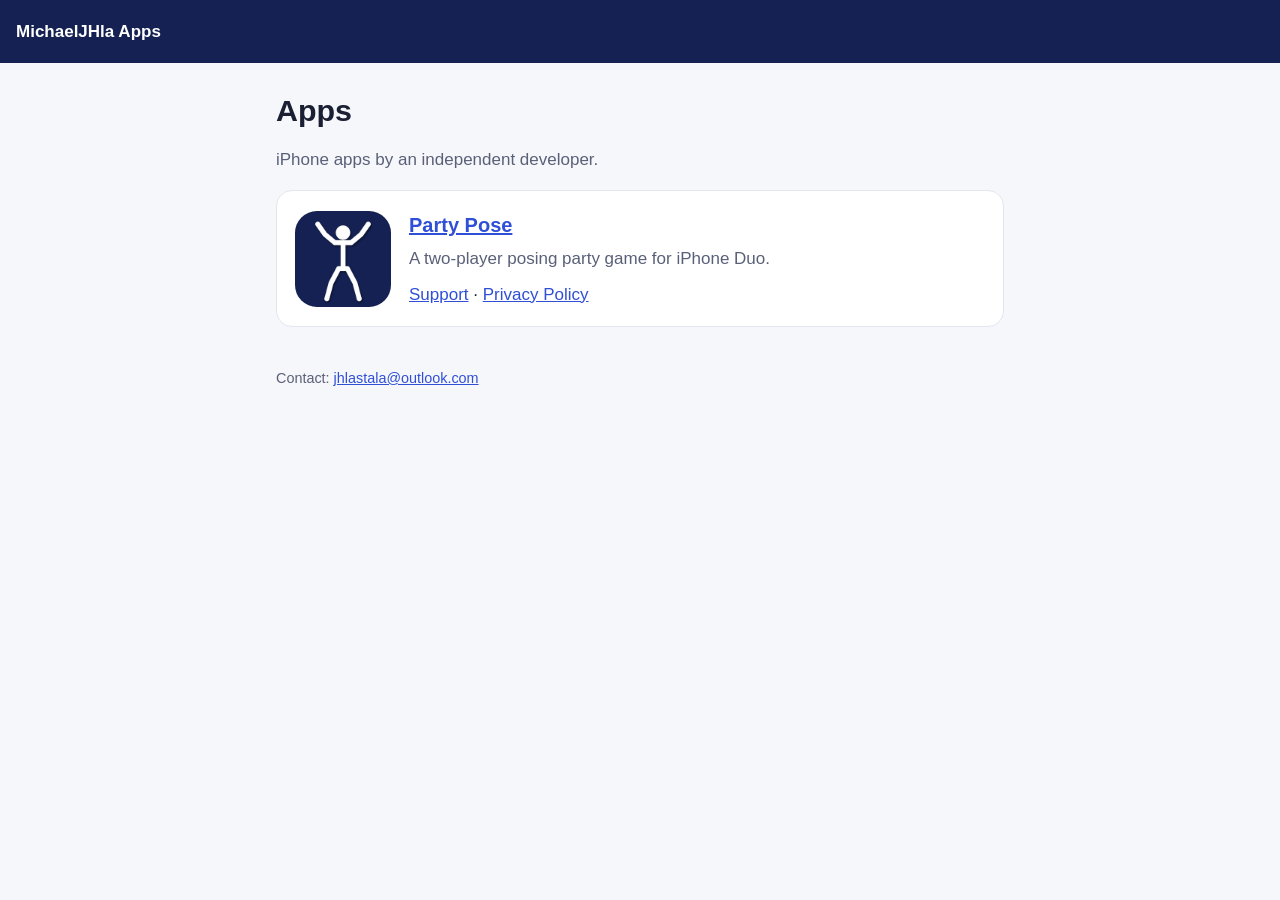
<file: index.html>
<!doctype html>
<html lang="en">
<head>
  <meta charset="utf-8">
  <meta name="viewport" content="width=device-width, initial-scale=1">
  <title>MichaelJHla Apps</title>
  <meta name="description" content="iPhone apps by an independent developer.">
  <link rel="icon" href="/favicon.png">
  <link rel="apple-touch-icon" href="/apple-touch-icon.png">
  <link rel="stylesheet" href="/assets/style.css">
</head>
<body>
  <header class="site"><a href="/">MichaelJHla Apps</a></header>
  <main>
    <h1>Apps</h1>
    <p class="muted">iPhone apps by an independent developer.</p>

    <div class="card">
      <div class="app-hero" style="margin:0">
        <img src="/party-pose/icon.png" alt="Party Pose app icon">
        <div>
          <h2 style="margin:0"><a href="/party-pose/">Party Pose</a></h2>
          <p class="muted" style="margin:4px 0 8px">A two-player posing party game for iPhone Duo.</p>
          <a href="/party-pose/support/">Support</a> · <a href="/party-pose/privacy/">Privacy Policy</a>
        </div>
      </div>
    </div>

    <footer>Contact: <a href="mailto:jhlastala@outlook.com">jhlastala@outlook.com</a></footer>
  </main>
</body>
</html>
</file>
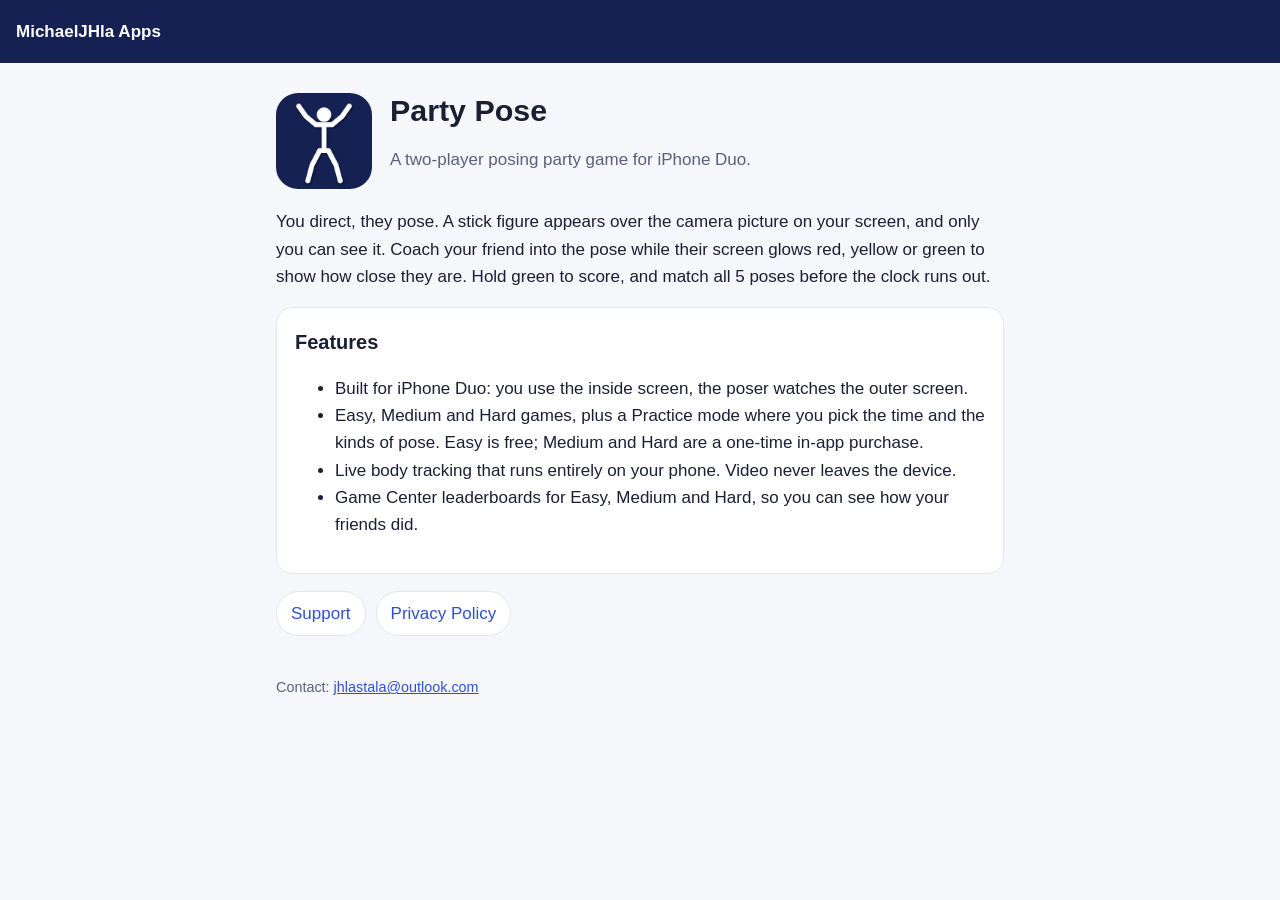
<file: party-pose/index.html>
<!doctype html>
<html lang="en">
<head>
  <meta charset="utf-8">
  <meta name="viewport" content="width=device-width, initial-scale=1">
  <title>Party Pose</title>
  <meta name="description" content="Party Pose: a two-player posing party game for iPhone Duo.">
  <link rel="icon" href="/favicon.png">
  <link rel="apple-touch-icon" href="/apple-touch-icon.png">
  <link rel="stylesheet" href="/assets/style.css">
</head>
<body>
  <header class="site"><a href="/">MichaelJHla Apps</a></header>
  <main>
    <div class="app-hero">
      <img src="/party-pose/icon.png" alt="Party Pose app icon">
      <div>
        <h1>Party Pose</h1>
        <p class="muted">A two-player posing party game for iPhone Duo.</p>
      </div>
    </div>

    <p>You direct, they pose. A stick figure appears over the camera picture on your screen, and only you can
    see it. Coach your friend into the pose while their screen glows red, yellow or green to show how close they
    are. Hold green to score, and match all 5 poses before the clock runs out.</p>

    <div class="card">
      <h2 style="margin-top:0">Features</h2>
      <ul>
        <li>Built for iPhone Duo: you use the inside screen, the poser watches the outer screen.</li>
        <li>Easy, Medium and Hard games, plus a Practice mode where you pick the time and the kinds of pose.
        Easy is free; Medium and Hard are a one-time in-app purchase.</li>
        <li>Live body tracking that runs entirely on your phone. Video never leaves the device.</li>
        <li>Game Center leaderboards for Easy, Medium and Hard, so you can see how your friends did.</li>
      </ul>
    </div>

    <ul class="links">
      <li><a href="/party-pose/support/">Support</a></li>
      <li><a href="/party-pose/privacy/">Privacy Policy</a></li>
    </ul>

    <footer>Contact: <a href="mailto:jhlastala@outlook.com">jhlastala@outlook.com</a></footer>
  </main>
</body>
</html>
</file>
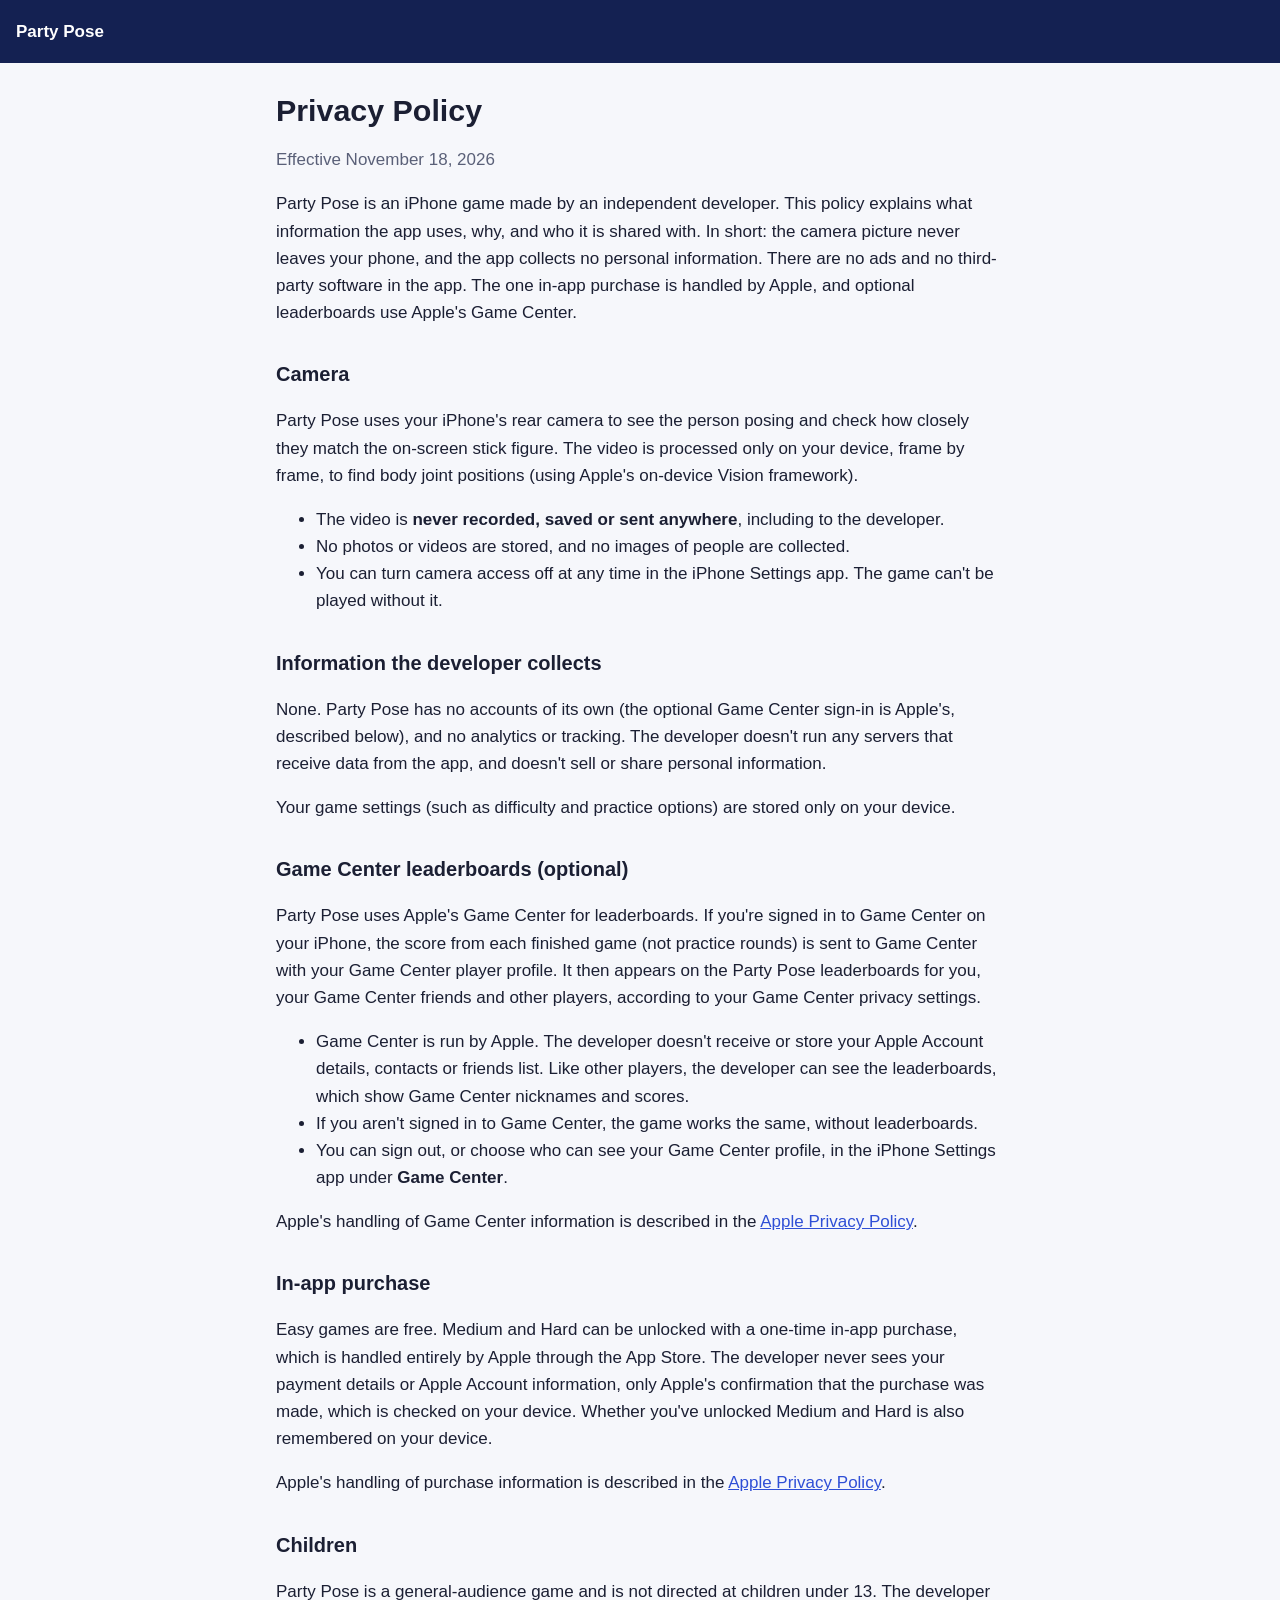
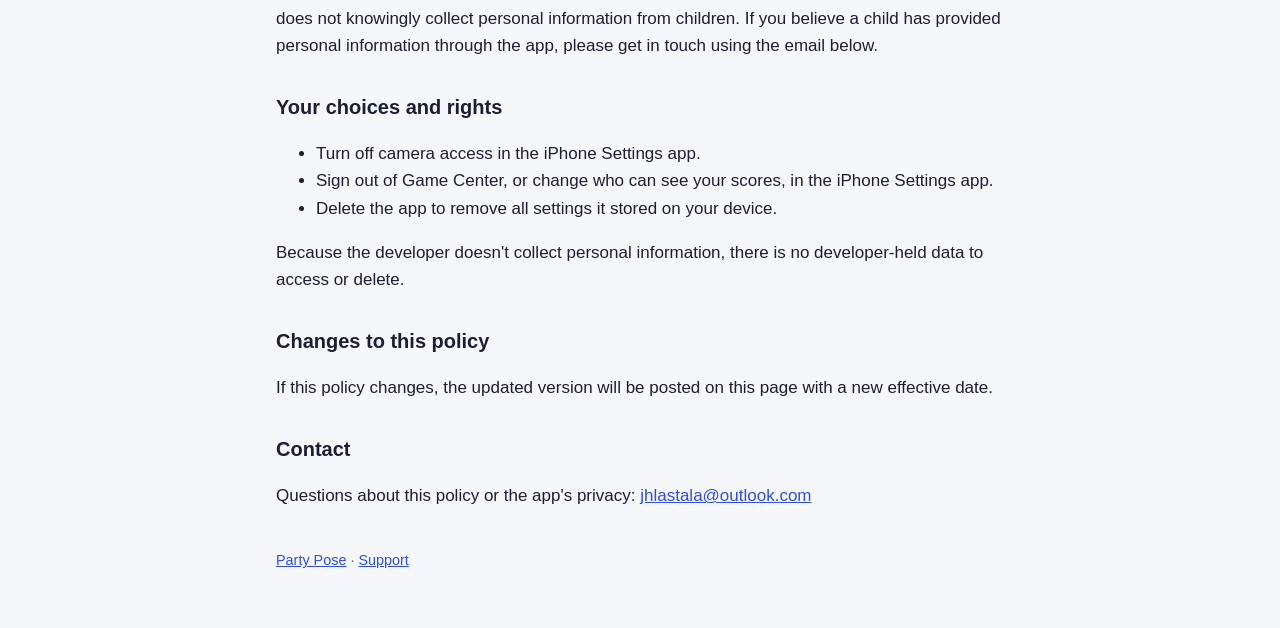
<file: party-pose/privacy/index.html>
<!doctype html>
<html lang="en">
<head>
  <meta charset="utf-8">
  <meta name="viewport" content="width=device-width, initial-scale=1">
  <title>Party Pose Privacy Policy</title>
  <meta name="description" content="Privacy policy for the Party Pose iPhone app.">
  <link rel="icon" href="/favicon.png">
  <link rel="apple-touch-icon" href="/apple-touch-icon.png">
  <link rel="stylesheet" href="/assets/style.css">
</head>
<body>
  <header class="site"><a href="/party-pose/">Party Pose</a></header>
  <main>
    <h1>Privacy Policy</h1>
    <p class="muted">Effective November 18, 2026</p>

    <p>Party Pose is an iPhone game made by an independent developer. This policy explains what
    information the app uses, why, and who it is shared with. In short: the camera picture never
    leaves your phone, and the app collects no personal information. There are no ads and no third-party
    software in the app. The one in-app purchase is handled by Apple, and optional leaderboards use Apple's
    Game Center.</p>

    <h2>Camera</h2>
    <p>Party Pose uses your iPhone's rear camera to see the person posing and check how closely they
    match the on-screen stick figure. The video is processed only on your device, frame by frame, to
    find body joint positions (using Apple's on-device Vision framework).</p>
    <ul>
      <li>The video is <strong>never recorded, saved or sent anywhere</strong>, including to the developer.</li>
      <li>No photos or videos are stored, and no images of people are collected.</li>
      <li>You can turn camera access off at any time in the iPhone Settings app. The game can't be
      played without it.</li>
    </ul>

    <h2>Information the developer collects</h2>
    <p>None. Party Pose has no accounts of its own (the optional Game Center sign-in is Apple's, described
    below), and no analytics or tracking. The developer doesn't run any servers that receive data from the app, and doesn't sell or share personal information.</p>
    <p>Your game settings (such as difficulty and practice options) are stored only on your device.</p>

    <h2>Game Center leaderboards (optional)</h2>
    <p>Party Pose uses Apple's Game Center for leaderboards. If you're signed in to Game Center on your iPhone,
    the score from each finished game (not practice rounds) is sent to Game Center with your Game Center
    player profile. It then appears on the Party Pose leaderboards for you, your Game Center friends and
    other players, according to your Game Center privacy settings.</p>
    <ul>
      <li>Game Center is run by Apple. The developer doesn't receive or store your Apple Account details,
      contacts or friends list. Like other players, the developer can see the leaderboards, which show
      Game Center nicknames and scores.</li>
      <li>If you aren't signed in to Game Center, the game works the same, without leaderboards.</li>
      <li>You can sign out, or choose who can see your Game Center profile, in the iPhone Settings app
      under <strong>Game Center</strong>.</li>
    </ul>
    <p>Apple's handling of Game Center information is described in the
    <a href="https://www.apple.com/legal/privacy/">Apple Privacy Policy</a>.</p>

    <h2>In-app purchase</h2>
    <p>Easy games are free. Medium and Hard can be unlocked with a one-time in-app purchase, which is handled
    entirely by Apple through the App Store. The developer never sees your payment details or Apple Account
    information, only Apple's confirmation that the purchase was made, which is checked on your device. Whether
    you've unlocked Medium and Hard is also remembered on your device.</p>
    <p>Apple's handling of purchase information is described in the
    <a href="https://www.apple.com/legal/privacy/">Apple Privacy Policy</a>.</p>

    <h2>Children</h2>
    <p>Party Pose is a general-audience game and is not directed at children under 13. The developer does not
    knowingly collect personal information from children. If you believe a child has provided personal
    information through the app, please get in touch using the email below.</p>

    <h2>Your choices and rights</h2>
    <ul>
      <li>Turn off camera access in the iPhone Settings app.</li>
      <li>Sign out of Game Center, or change who can see your scores, in the iPhone Settings app.</li>
      <li>Delete the app to remove all settings it stored on your device.</li>
    </ul>
    <p>Because the developer doesn't collect personal information, there is no developer-held data to access or
    delete.</p>

    <h2>Changes to this policy</h2>
    <p>If this policy changes, the updated version will be posted on this page with a new effective date.</p>

    <h2>Contact</h2>
    <p>Questions about this policy or the app's privacy:
    <a href="mailto:jhlastala@outlook.com">jhlastala@outlook.com</a></p>

    <footer><a href="/party-pose/">Party Pose</a> · <a href="/party-pose/support/">Support</a></footer>
  </main>
</body>
</html>
</file>
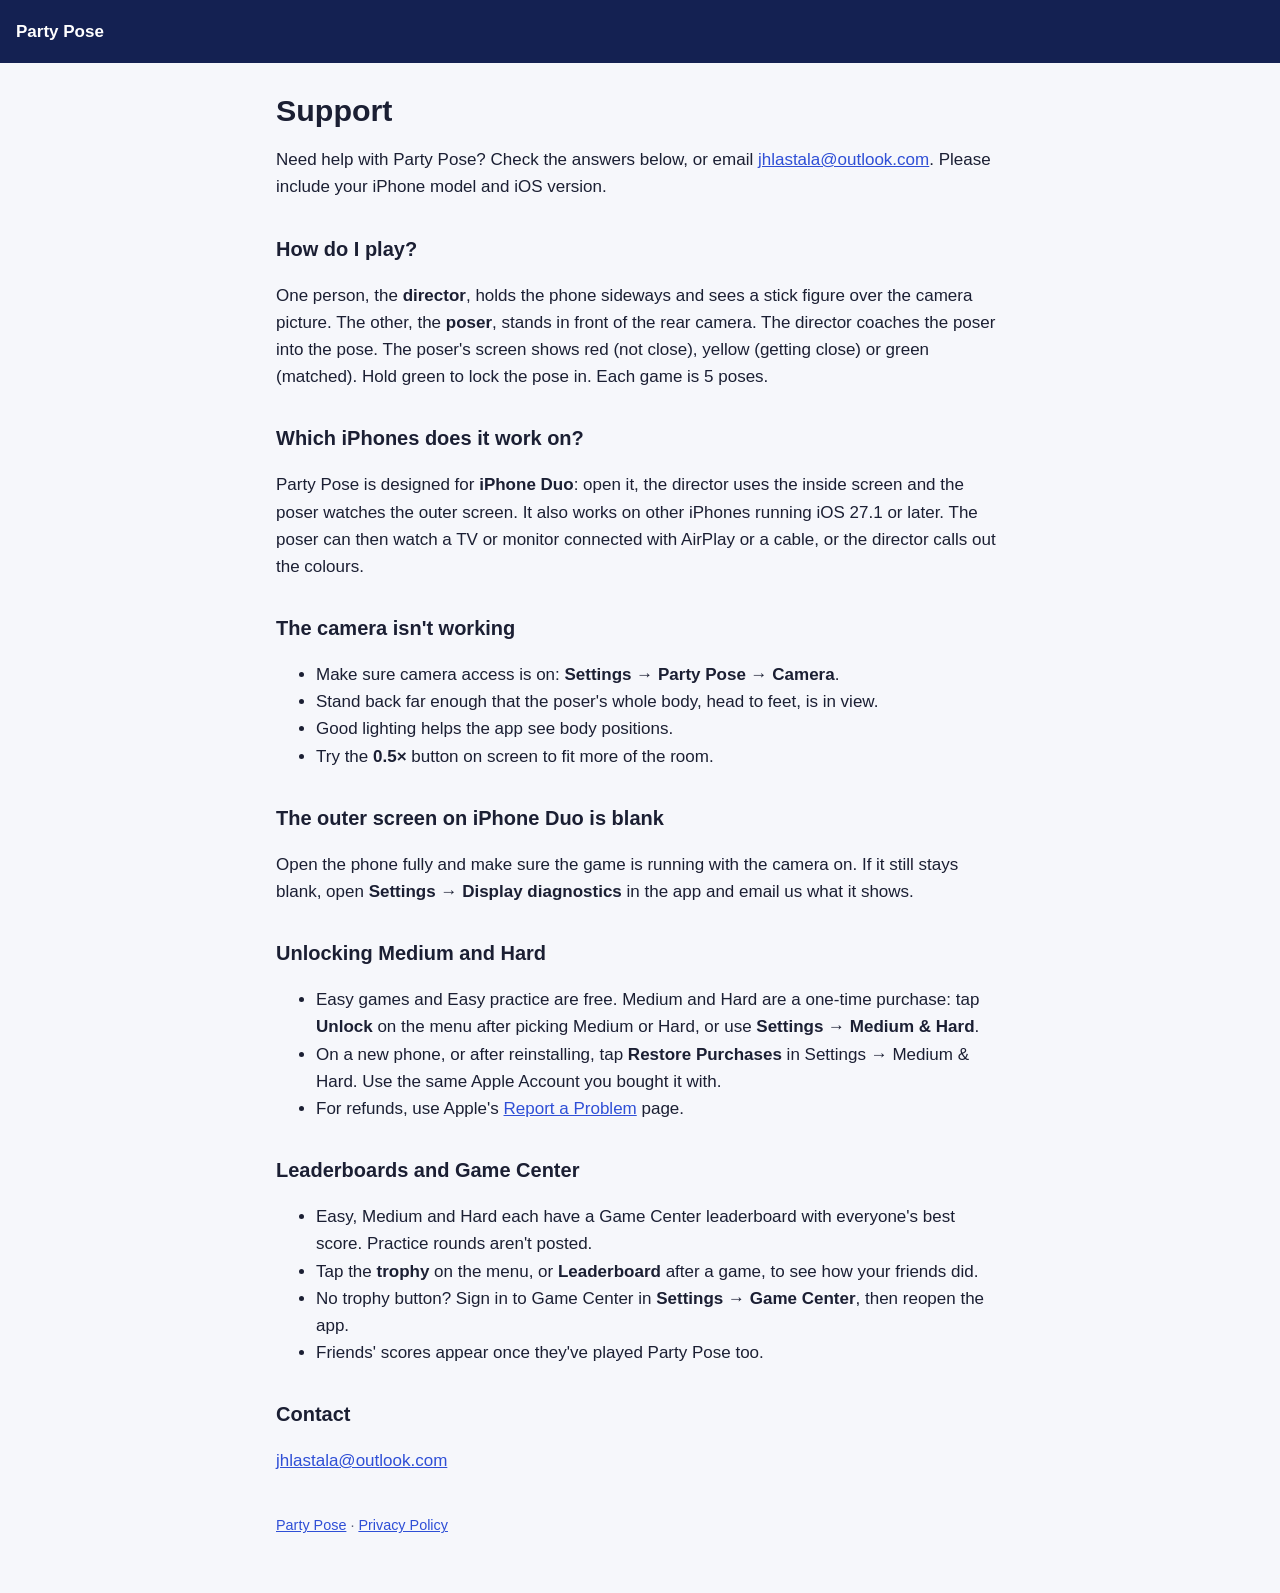
<file: party-pose/support/index.html>
<!doctype html>
<html lang="en">
<head>
  <meta charset="utf-8">
  <meta name="viewport" content="width=device-width, initial-scale=1">
  <title>Party Pose Support</title>
  <meta name="description" content="Help and contact for the Party Pose iPhone app.">
  <link rel="icon" href="/favicon.png">
  <link rel="apple-touch-icon" href="/apple-touch-icon.png">
  <link rel="stylesheet" href="/assets/style.css">
</head>
<body>
  <header class="site"><a href="/party-pose/">Party Pose</a></header>
  <main>
    <h1>Support</h1>
    <p>Need help with Party Pose? Check the answers below, or email
    <a href="mailto:jhlastala@outlook.com">jhlastala@outlook.com</a>. Please include your iPhone model and iOS version.</p>

    <h2>How do I play?</h2>
    <p>One person, the <strong>director</strong>, holds the phone sideways and sees a stick figure over the camera
    picture. The other, the <strong>poser</strong>, stands in front of the rear camera. The director coaches the
    poser into the pose. The poser's screen shows red (not close), yellow (getting close) or green (matched). Hold
    green to lock the pose in. Each game is 5 poses.</p>

    <h2>Which iPhones does it work on?</h2>
    <p>Party Pose is designed for <strong>iPhone Duo</strong>: open it, the director uses the inside screen and the
    poser watches the outer screen. It also works on other iPhones running iOS 27.1 or later. The poser can then
    watch a TV or monitor connected with AirPlay or a cable, or the director calls out the colours.</p>

    <h2>The camera isn't working</h2>
    <ul>
      <li>Make sure camera access is on: <strong>Settings → Party Pose → Camera</strong>.</li>
      <li>Stand back far enough that the poser's whole body, head to feet, is in view.</li>
      <li>Good lighting helps the app see body positions.</li>
      <li>Try the <strong>0.5×</strong> button on screen to fit more of the room.</li>
    </ul>

    <h2>The outer screen on iPhone Duo is blank</h2>
    <p>Open the phone fully and make sure the game is running with the camera on. If it still stays blank,
    open <strong>Settings → Display diagnostics</strong> in the app and email us what it shows.</p>

    <h2>Unlocking Medium and Hard</h2>
    <ul>
      <li>Easy games and Easy practice are free. Medium and Hard are a one-time purchase: tap
      <strong>Unlock</strong> on the menu after picking Medium or Hard, or use <strong>Settings → Medium &amp; Hard</strong>.</li>
      <li>On a new phone, or after reinstalling, tap <strong>Restore Purchases</strong> in Settings → Medium &amp; Hard.
      Use the same Apple Account you bought it with.</li>
      <li>For refunds, use Apple's <a href="https://reportaproblem.apple.com/">Report a Problem</a> page.</li>
    </ul>

    <h2>Leaderboards and Game Center</h2>
    <ul>
      <li>Easy, Medium and Hard each have a Game Center leaderboard with everyone's best score. Practice
      rounds aren't posted.</li>
      <li>Tap the <strong>trophy</strong> on the menu, or <strong>Leaderboard</strong> after a game, to see how your
      friends did.</li>
      <li>No trophy button? Sign in to Game Center in <strong>Settings → Game Center</strong>, then reopen the app.</li>
      <li>Friends' scores appear once they've played Party Pose too.</li>
    </ul>

    <h2>Contact</h2>
    <p><a href="mailto:jhlastala@outlook.com">jhlastala@outlook.com</a></p>

    <footer><a href="/party-pose/">Party Pose</a> · <a href="/party-pose/privacy/">Privacy Policy</a></footer>
  </main>
</body>
</html>
</file>
<file: assets/style.css>
/* Shared styles for the site. Colours match the Party Pose app icon. */
:root {
  --bg: #f6f7fb;
  --text: #1b1f33;
  --muted: #5a6078;
  --card: #ffffff;
  --border: #e3e6ef;
  --accent: #142152;
  --link: #2f4fd6;
}
@media (prefers-color-scheme: dark) {
  :root {
    --bg: #0d1330;
    --text: #eef0f8;
    --muted: #a7adc6;
    --card: #142152;
    --border: #26336e;
    --accent: #142152;
    --link: #9fb3ff;
  }
}
* { box-sizing: border-box; }
html { -webkit-text-size-adjust: 100%; }
body {
  margin: 0;
  background: var(--bg);
  color: var(--text);
  font: 17px/1.6 -apple-system, BlinkMacSystemFont, "Segoe UI", Roboto, Helvetica, Arial, sans-serif;
}
header.site {
  background: var(--accent);
  color: #fff;
  padding: 18px 16px;
}
header.site a { color: #fff; text-decoration: none; font-weight: 700; }
main {
  max-width: 760px;
  margin: 0 auto;
  padding: 28px 16px 56px;
}
h1 { font-size: 1.9rem; line-height: 1.25; margin: 0 0 6px; }
h2 { font-size: 1.25rem; margin: 2rem 0 0.5rem; }
h3 { font-size: 1.05rem; margin: 1.4rem 0 0.3rem; }
p, li { color: var(--text); }
.muted { color: var(--muted); }
a { color: var(--link); }
.app-hero { display: flex; gap: 18px; align-items: center; margin-bottom: 18px; }
.app-hero img { width: 96px; height: 96px; border-radius: 22px; flex: none; }
.card {
  background: var(--card);
  border: 1px solid var(--border);
  border-radius: 16px;
  padding: 18px;
  margin: 16px 0;
}
.links { display: flex; flex-wrap: wrap; gap: 10px; padding: 0; list-style: none; }
.links a {
  display: inline-block;
  padding: 8px 14px;
  border: 1px solid var(--border);
  border-radius: 999px;
  text-decoration: none;
  background: var(--card);
}
footer { color: var(--muted); font-size: 0.9rem; margin-top: 40px; }
</file>
